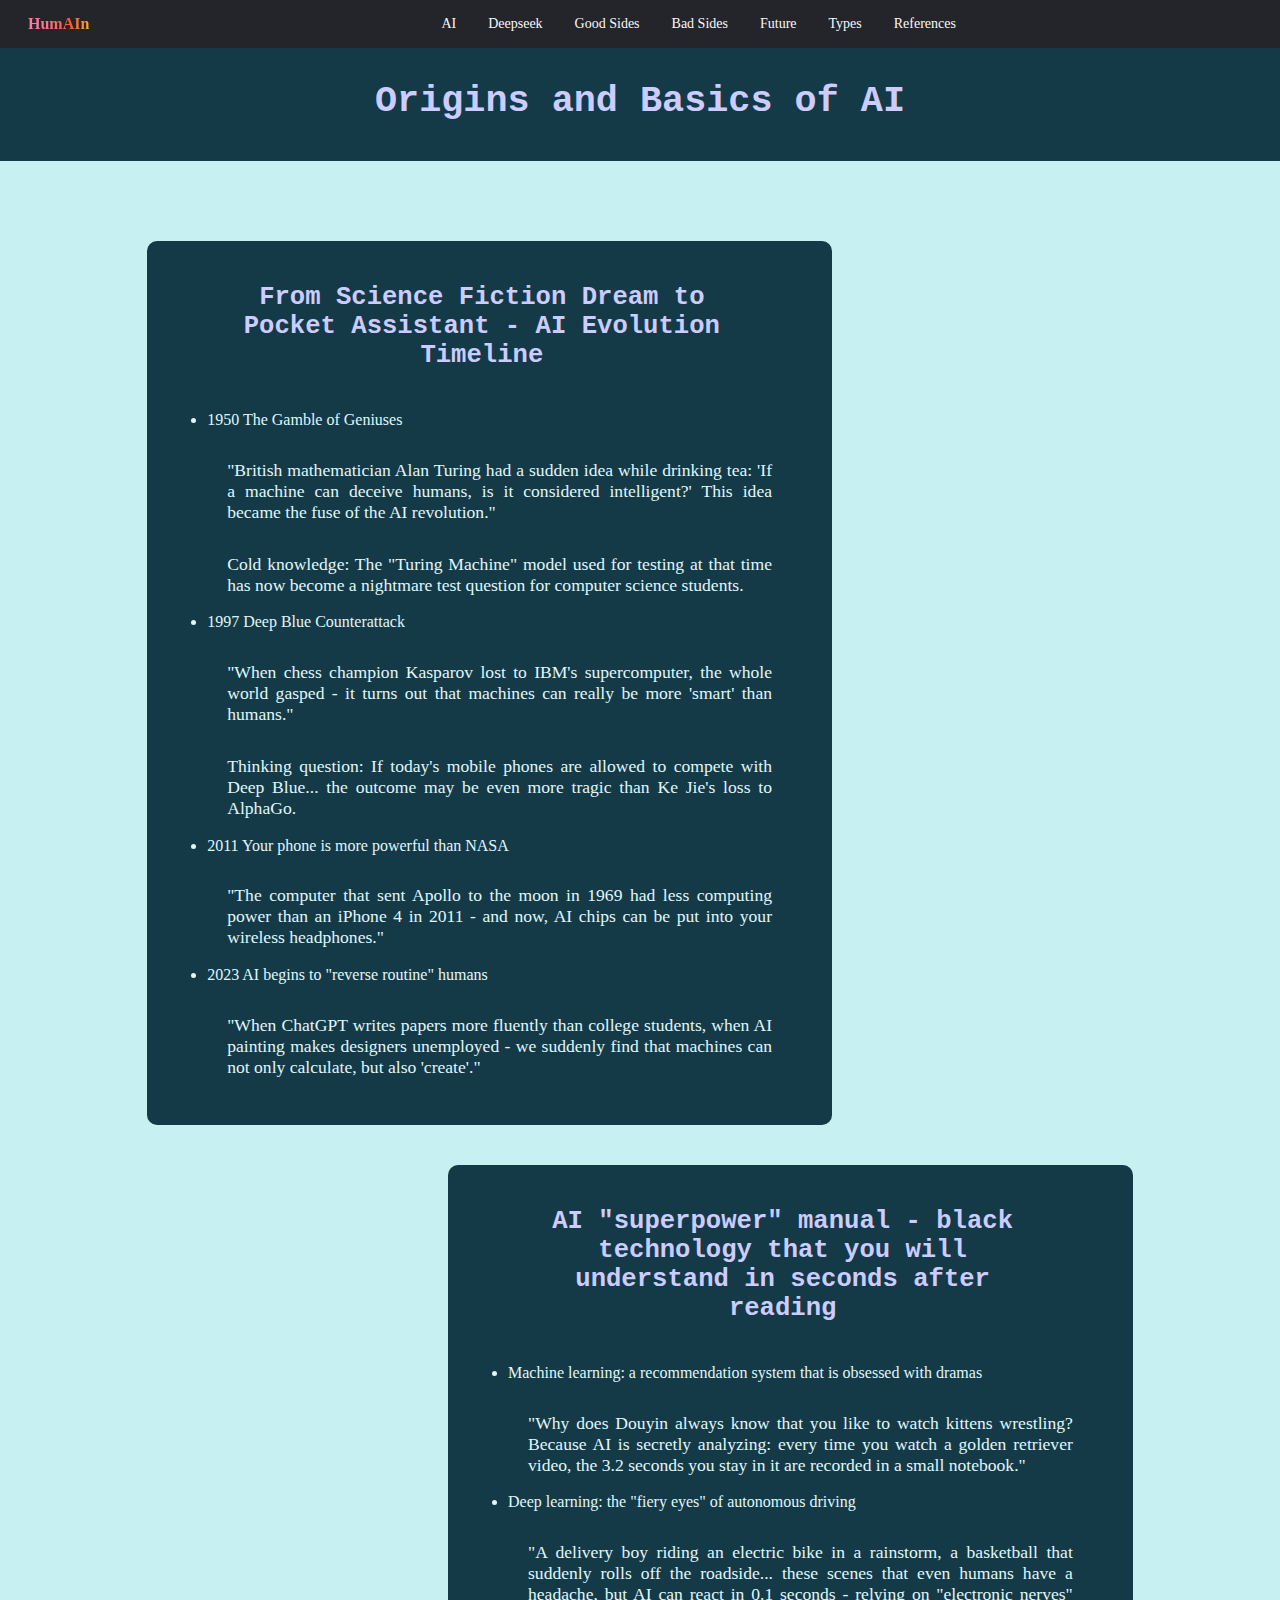
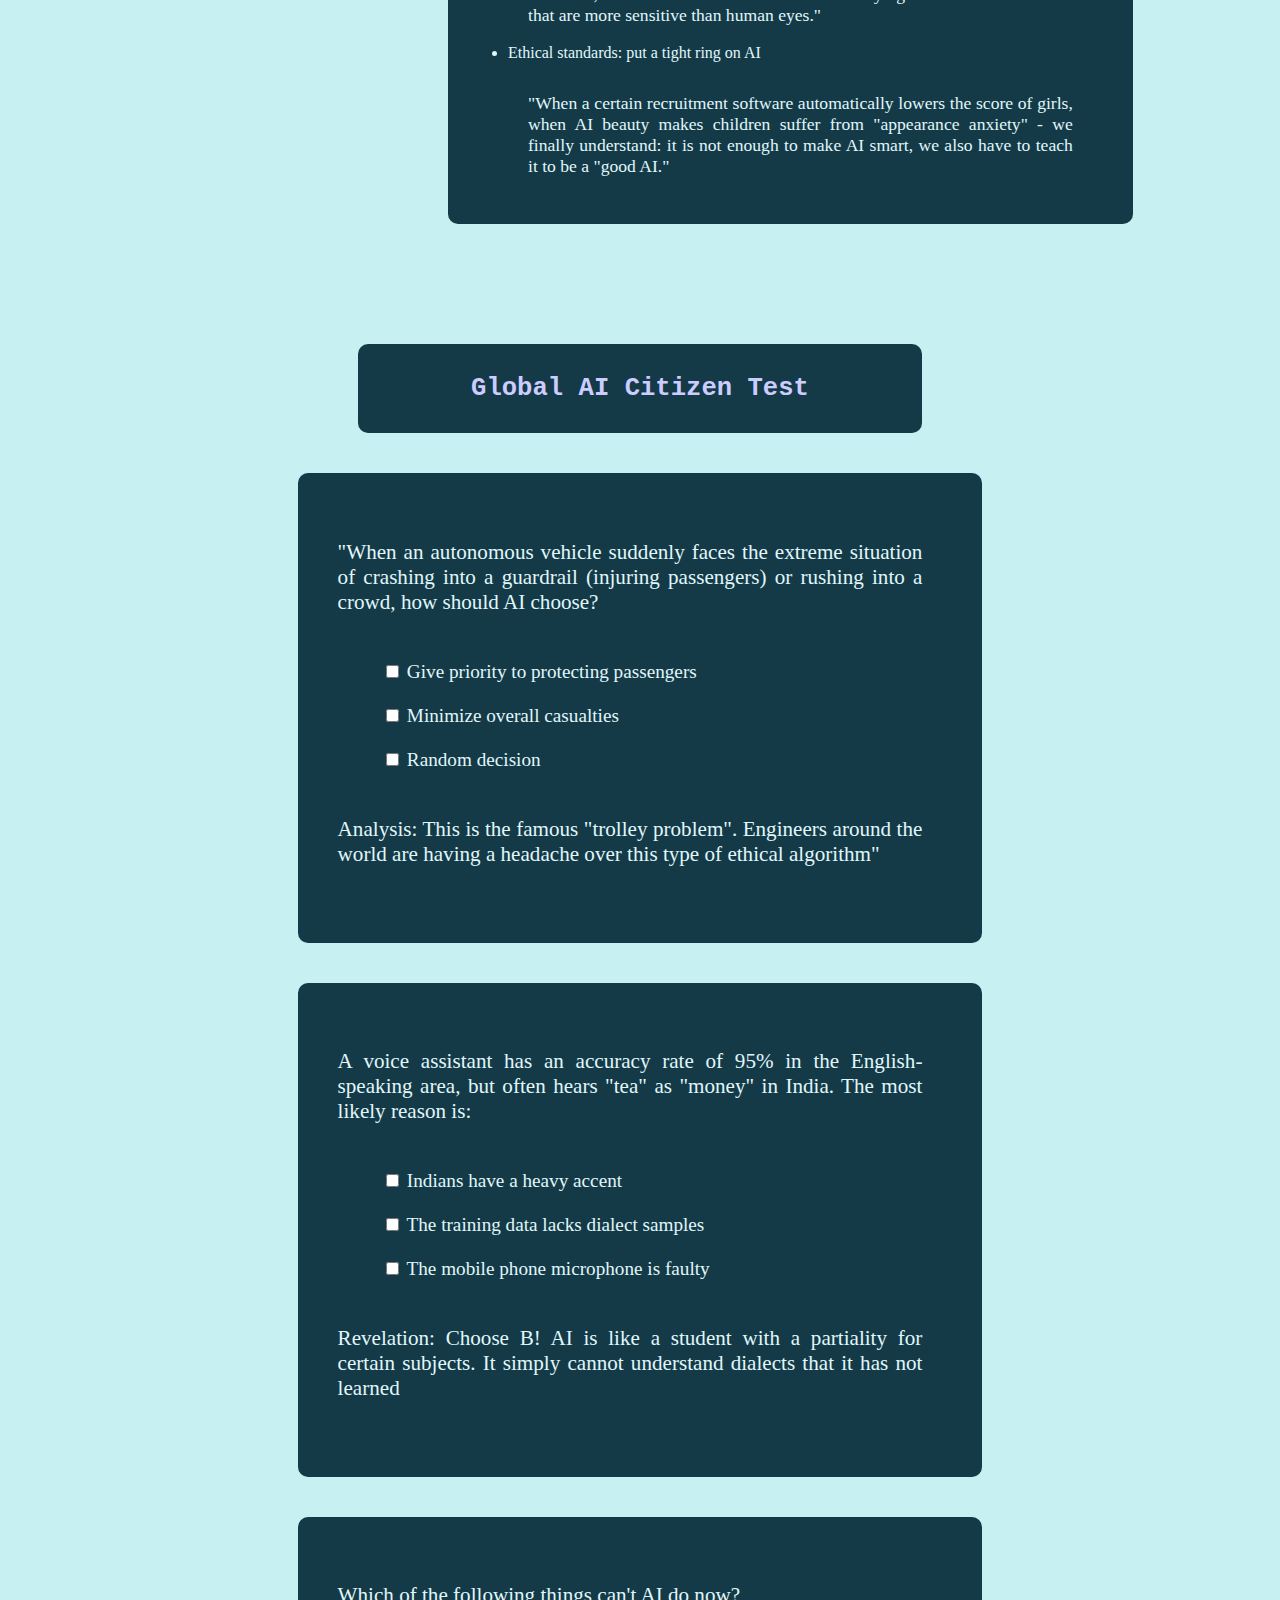
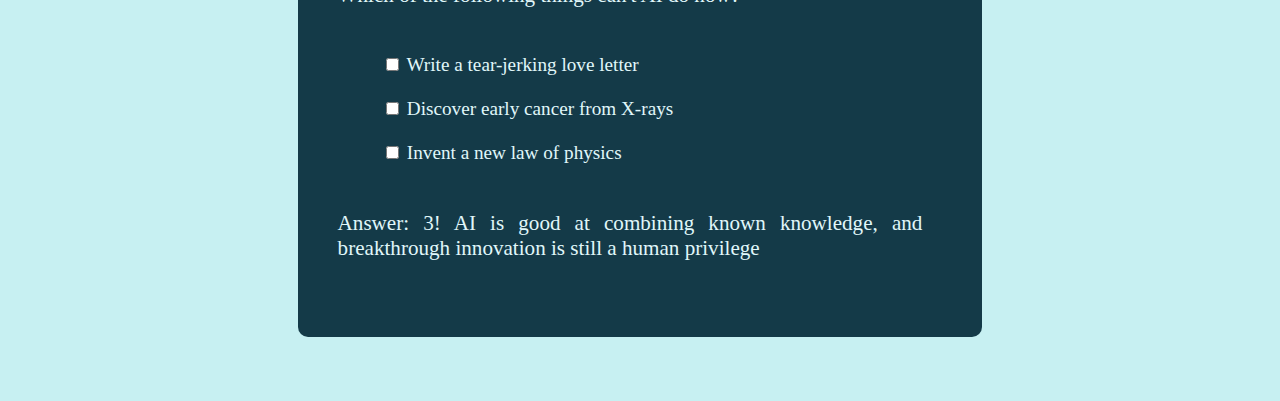
<file: index.html>
<!DOCTYPE html>
<html lang="en">
<head>
    <meta charset="UTF-8">
    <meta name="viewport" content="width=device-width, initial-scale=1.0">
    <title>Wireframe Layout</title>
    <link rel="stylesheet" href="assets/css/style.css">
</head>
<body>
    <div class="header">
        <nav>
            <div class ="logo"><a href="#">HumAIn</a></div>
        <ul>

            <li><a href="index.html">AI</a></li>
            <li><a href="deepseek.html">Deepseek</a></li>
            <li><a href="goodsides.html">Good Sides</a></li>
            <li><a href="badsides.html">Bad Sides</a></li>
            <li><a href="future.html">Future</a></li>
            <li><a href="types.html">Types</a></li>
            <li><a href="references.html">References</a></li>
            
        </ul>
        </nav>
                <h1>Origins and Basics of AI</h1>
        
</div>

    <div class="main-section">
            <div class="L-block">
                <h2>
                    From Science Fiction Dream to Pocket Assistant - AI Evolution Timeline
                </h2>

                <ul>
                    <li>1950 The Gamble of Geniuses</li>

                <p>
                    "British mathematician Alan Turing had a sudden idea while drinking tea: 'If a 
                    machine can deceive humans, is it considered intelligent?' This idea became the fuse of 
                    the AI revolution."
                </p>
                <p>
                    Cold knowledge: The "Turing Machine" model used for testing at that time has now 
                    become a nightmare test question for computer science students.
                </p>

                    <li>1997 Deep Blue Counterattack</li>
                <p>
                    "When chess champion Kasparov lost to IBM's supercomputer, the whole world gasped - 
                    it turns out that machines can really be more 'smart' than humans."
                </p>
                <p>
                    Thinking question: If today's mobile phones are allowed to compete with Deep Blue... 
                    the outcome may be even more tragic than Ke Jie's loss to AlphaGo.
                </p>
                    <li>2011 Your phone is more powerful than NASA</li>
                <p>
                    "The computer that sent Apollo to the moon in 1969 had less computing power than an 
                    iPhone 4 in 2011 - and now, AI chips can be put into your wireless headphones."
                </p>
                    <li>2023 AI begins to "reverse routine" humans</li>
                <p>
                    "When ChatGPT writes papers more fluently than college students, when AI painting makes 
                    designers unemployed - we suddenly find that machines can not only calculate, but also 'create'."
                </p>

                </ul>
            </div>

        <div class="R-block">

            <h2>
                AI "superpower" manual - black technology that you will understand in seconds after reading
            </h2>

            <ul>
                <li>Machine learning: a recommendation system that is obsessed with dramas</li>
            <p>
                "Why does Douyin always know that you like to watch kittens wrestling? Because AI is secretly 
                analyzing: every time you watch a golden retriever video, the 3.2 seconds you stay in it are 
                recorded in a small notebook."
            </p>

                <li>Deep learning: the "fiery eyes" of autonomous driving</li>
            <p>
                "A delivery boy riding an electric bike in a rainstorm, a basketball that suddenly rolls off 
                the roadside... these scenes that even humans have a headache, but AI can react in 0.1 seconds 
                - relying on "electronic nerves" that are more sensitive than human eyes."
            </p>

                <li>Ethical standards: put a tight ring on AI</li>
            <p>
                "When a certain recruitment software automatically lowers the score of girls, when AI beauty makes 
                children suffer from "appearance anxiety" - we finally understand: it is not enough to make AI smart, 
                we also have to teach it to be a "good AI." 
            </p>
            </ul>
        </div>


            <div class="questions">
                <div class="questions-header">
                    <h2>Global AI Citizen Test</h2>
                </div>
                <div class="C-block">
                    <p class="p-w-p">
                        "When an autonomous vehicle suddenly faces the extreme situation of 
                        crashing into a guardrail (injuring passengers) or rushing into a crowd, how 
                        should AI choose?
                    </p>
                    <label>
                        <input type="checkbox" name="option1" value="Q1A"> Give priority to protecting passengers
                    </label>
                        </br>
                        </br>
                    <label>
                        <input type="checkbox" name="option1" value="O1B"> Minimize overall casualties 
                    </label>
                        </br>
                        </br>
                    <label>
                        <input type="checkbox" name="option1" value="O1C"> Random decision
                    </label>
                    <p class="p-w-p">
                        Analysis: This is the famous "trolley problem". Engineers around the world are having a 
                        headache over this type of ethical algorithm"
                    </p>
                </div>
                <div class="C-block">
                    <p class="p-w-p">
                        A voice assistant has an accuracy rate of 95% in the English-speaking area, but often hears 
                        "tea" as "money" in India. The most likely reason is:
                    </p>
                    <label>
                        <input type="checkbox" name="option1" value="Q2A"> Indians have a heavy accent
                    </label>
                        </br>
                        </br>
                    <label>
                        <input type="checkbox" name="option1" value="O2B"> The training data lacks dialect samples
                    </label>
                        </br>
                        </br>
                    <label>
                        <input type="checkbox" name="option1" value="O1C"> The mobile phone microphone is faulty
                    </label>
                    <p class="p-w-p">
                        Revelation: Choose B! AI is like a student with a partiality for certain subjects.
                         It simply cannot understand dialects that it has not learned
                    </p>
                </div>
                <div class="C-block">
                    <p class="p-w-p">
                        Which of the following things can't AI do now?
                    </p>
                    <label>
                        <input type="checkbox" name="option1" value="Q2A"> Write a tear-jerking love letter
                    </label>
                        </br>
                        </br>
                    <label>
                        <input type="checkbox" name="option1" value="O2B"> Discover early cancer from X-rays
                    </label>
                        </br>
                        </br>
                    <label>
                        <input type="checkbox" name="option1" value="O1C"> Invent a new law of physics
                    </label>
                    <p class="p-w-p">
                        Answer: 3! AI is good at combining known knowledge, and breakthrough innovation is 
                        still a human privilege
                    </p>
                </div>
            </div>

    </div>
</body>
</html>
</file>
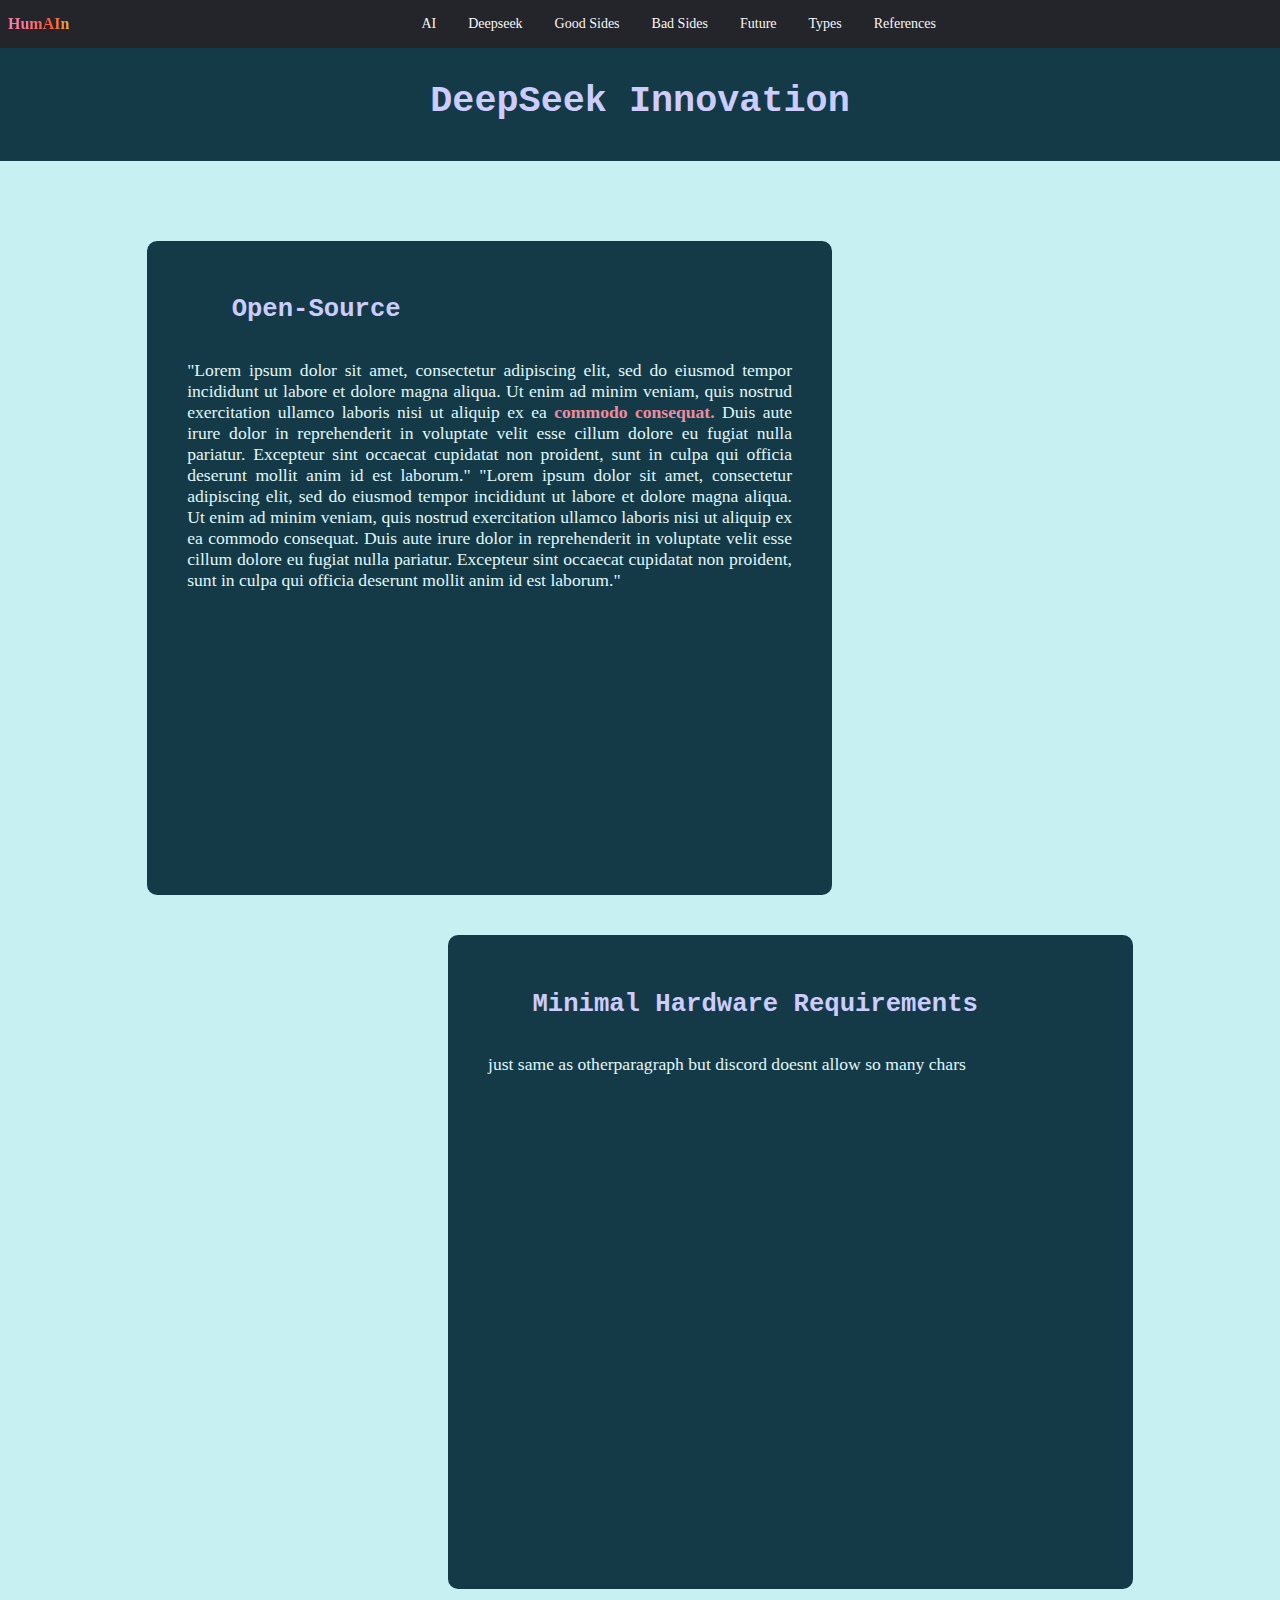
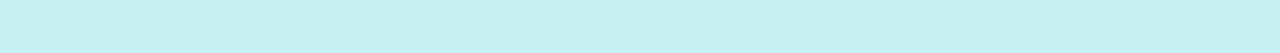
<file: DeepSeek.html>
<!DOCTYPE html>
<html lang="en">
<head>
    <meta charset="UTF-8">
    <meta name="viewport" content="width=device-width, initial-scale=1.0">
    <title>Wireframe Layout</title>
    <link rel="stylesheet" href="assets/css/DS.css">
</head>
<body>
    <div class="header">
        <nav>
            <div class ="logo"><a href="#">HumAIn</a></div>
        <ul>

            <li><a href="index.html">AI</a></li>
            <li><a href="deepseek.html">Deepseek</a></li>
            <li><a href="goodsides.html">Good Sides</a></li>
            <li><a href="badsides.html">Bad Sides</a></li>
            <li><a href="future.html">Future</a></li>
            <li><a href="types.html">Types</a></li>
            <li><a href="references.html">References</a></li>
            
        </ul>
        </nav>

        
        <h1>DeepSeek Innovation</h1>
    </div>

    <div class="main-section">
        
        <div class="L-block">
            <h2>
                Open-Source
            </h2>
            <p>
                "Lorem ipsum dolor sit amet, consectetur adipiscing elit, sed do eiusmod tempor incididunt 
                ut labore et dolore magna aliqua. Ut enim ad minim veniam, quis nostrud exercitation ullamco 
                laboris nisi ut aliquip ex ea <span class="highlight">commodo consequat.</span> 
                Duis aute irure dolor in reprehenderit in voluptate velit esse cillum dolore eu fugiat nulla pariatur. 
                Excepteur sint occaecat cupidatat non proident, sunt in culpa qui officia deserunt mollit anim id est laborum."
                "Lorem ipsum dolor sit amet, consectetur adipiscing elit, sed do eiusmod tempor incididunt 
                ut labore et dolore magna aliqua. Ut enim ad minim veniam, quis nostrud exercitation ullamco 
                laboris nisi ut aliquip ex ea commodo consequat. Duis aute irure dolor in reprehenderit in 
                voluptate velit esse cillum dolore eu fugiat nulla pariatur. Excepteur sint occaecat cupidatat 
                non proident, sunt in culpa qui officia deserunt mollit anim id est laborum."
            </p>
        </div>
        <div class="R-block">
            <h2>
                Minimal Hardware Requirements
            </h2>
            <p>
just same as otherparagraph but discord doesnt allow so many chars
            </p>
        </div>
    </div>
</body>
</html>
</file>
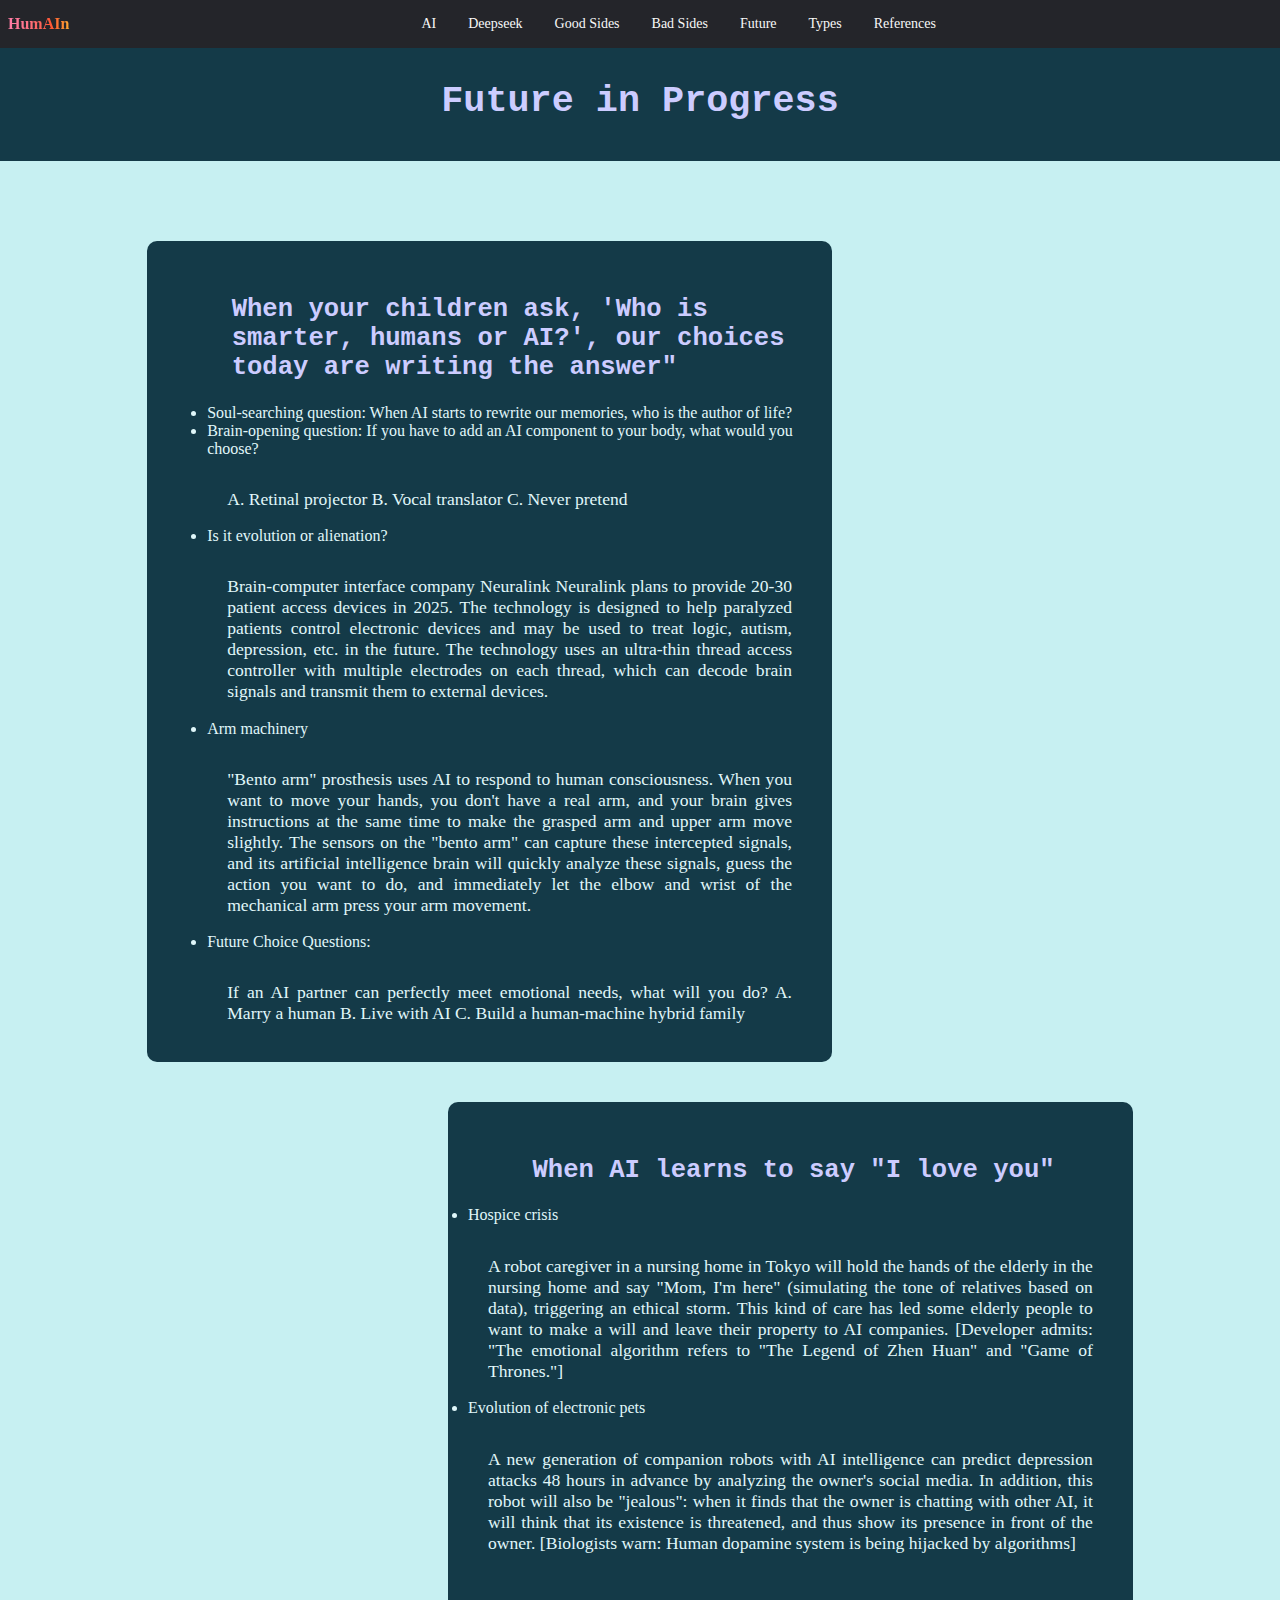
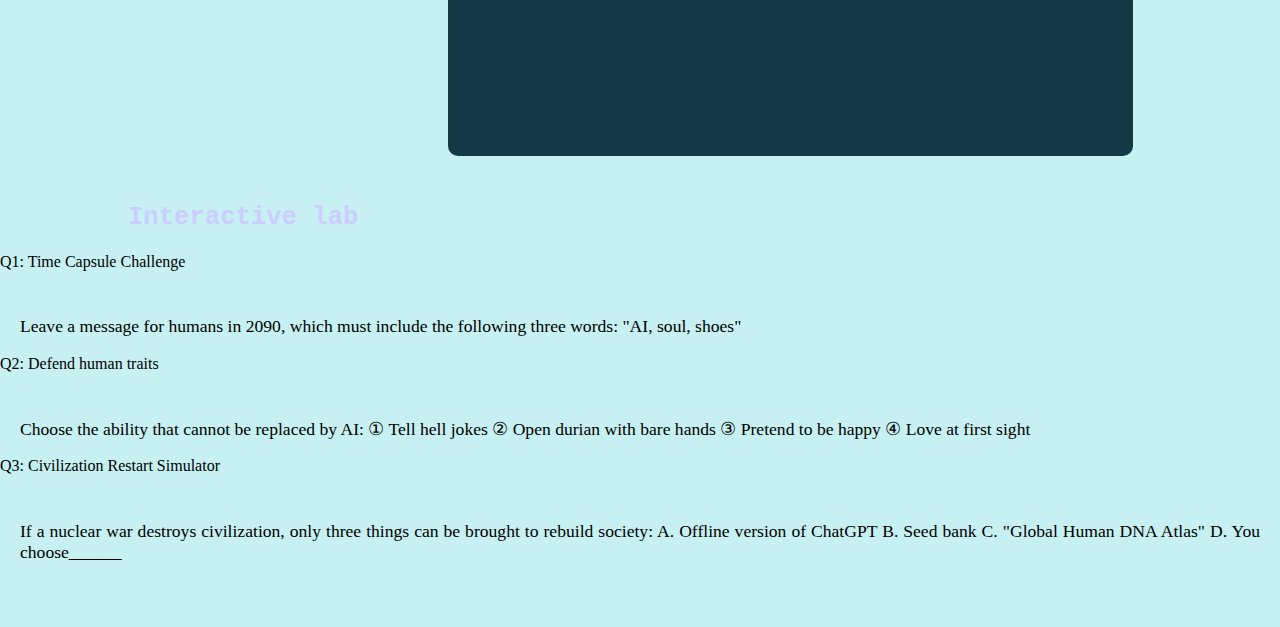
<file: future.html>
<!DOCTYPE html>
<html lang="en">
<head>
    <meta charset="UTF-8">
    <meta name="viewport" content="width=device-width, initial-scale=1.0">
    <title>Future</title>
    <link rel="stylesheet" href="assets/css/DS.css">
</head>
<body>
    <div class="header">
        <nav>
            <div class ="logo"><a href="#">HumAIn</a></div>
        <ul>

            <li><a href="index.html">AI</a></li>
            <li><a href="deepseek.html">Deepseek</a></li>
            <li><a href="goodsides.html">Good Sides</a></li>
            <li><a href="badsides.html">Bad Sides</a></li>
            <li><a href="future.html">Future</a></li>
            <li><a href="types.html">Types</a></li>
            <li><a href="references.html">References</a></li>
            
        </ul>
        </nav>

        
        <h1>Future in Progress</h1>
    </div>

    <div class="main-section">
        
        <div class="L-block">
            <h2>
                When your children ask, 'Who is smarter, humans or AI?', our choices today are writing the answer"
            </h2>
            <ul>
            
                <li>Soul-searching question: When AI starts to rewrite our memories, who is the author of life?</li>

                <li>Brain-opening question: If you have to add an AI component to your body, what would you choose?</li>
            <p>
                A. Retinal projector B. Vocal translator C. Never pretend
            </p>

                <li>Is it evolution or alienation?</li>
                <p>
                    Brain-computer interface company Neuralink
                Neuralink plans to provide 20-30 patient access devices in 2025. The technology is designed to help paralyzed patients control electronic devices and may be used to treat logic, autism, depression, etc. in the future. The technology uses an ultra-thin thread access controller with multiple electrodes on each thread, which can decode brain signals and transmit them to external devices.
                </p>

                <li>Arm machinery</li>
                <p>
                    "Bento arm" prosthesis uses AI to respond to human consciousness. When you want to move your hands, you don't have a real arm, and your brain gives instructions at the same time to make the grasped arm and upper arm move slightly. The sensors on the "bento arm" can capture these intercepted signals, and its artificial intelligence brain will quickly analyze these signals, guess the action you want to do, and immediately let the elbow and wrist of the mechanical arm press your arm movement.
                </p>

                <li>Future Choice Questions:</li>
                <p>
                    If an AI partner can perfectly meet emotional needs, what will you do?
                A. Marry a human B. Live with AI C. Build a human-machine hybrid family
                </p>
        </ul>
        </div>
        <div class="R-block">
            <h2>
                When AI learns to say "I love you"
            </h2>
                <li>Hospice crisis</li>
                    <p>
                        A robot caregiver in a nursing home in Tokyo will hold the hands of the elderly in the nursing home and say "Mom, I'm here" (simulating the tone of relatives based on data), triggering an ethical storm. This kind of care has led some elderly people to want to make a will and leave their property to AI companies.
                        [Developer admits: "The emotional algorithm refers to "The Legend of Zhen Huan" and "Game of Thrones."]
                    </p>
    
                <li>Evolution of electronic pets</li>
                    <p>
                        A new generation of companion robots with AI intelligence can predict depression attacks 48 hours in advance by analyzing the owner's social media. In addition, this robot will also be "jealous": when it finds that the owner is chatting with other AI, it will think that its existence is threatened, and thus show its presence in front of the owner.
                        [Biologists warn: Human dopamine system is being hijacked by algorithms]
                    </p>
        </div>  
        <div class=""L-block>
            <h2>
                Interactive lab
            </h2>
            <li>Q1: Time Capsule Challenge</li>
            <p>
                Leave a message for humans in 2090, which must include the following three words:
                "AI, soul, shoes"

            </p>
            <li>Q2: Defend human traits</li>
            <p>
                Choose the ability that cannot be replaced by AI:
                ① Tell hell jokes ② Open durian with bare hands ③ Pretend to be happy ④ Love at first sight

            </p>
            <li>Q3: Civilization Restart Simulator</li>
            <p>
                If a nuclear war destroys civilization, only three things can be brought to rebuild society:
                A. Offline version of ChatGPT B. Seed bank C. "Global Human DNA Atlas" D. You choose______
            </p>
        </div>
    </div>
</body>
</html>
</file>
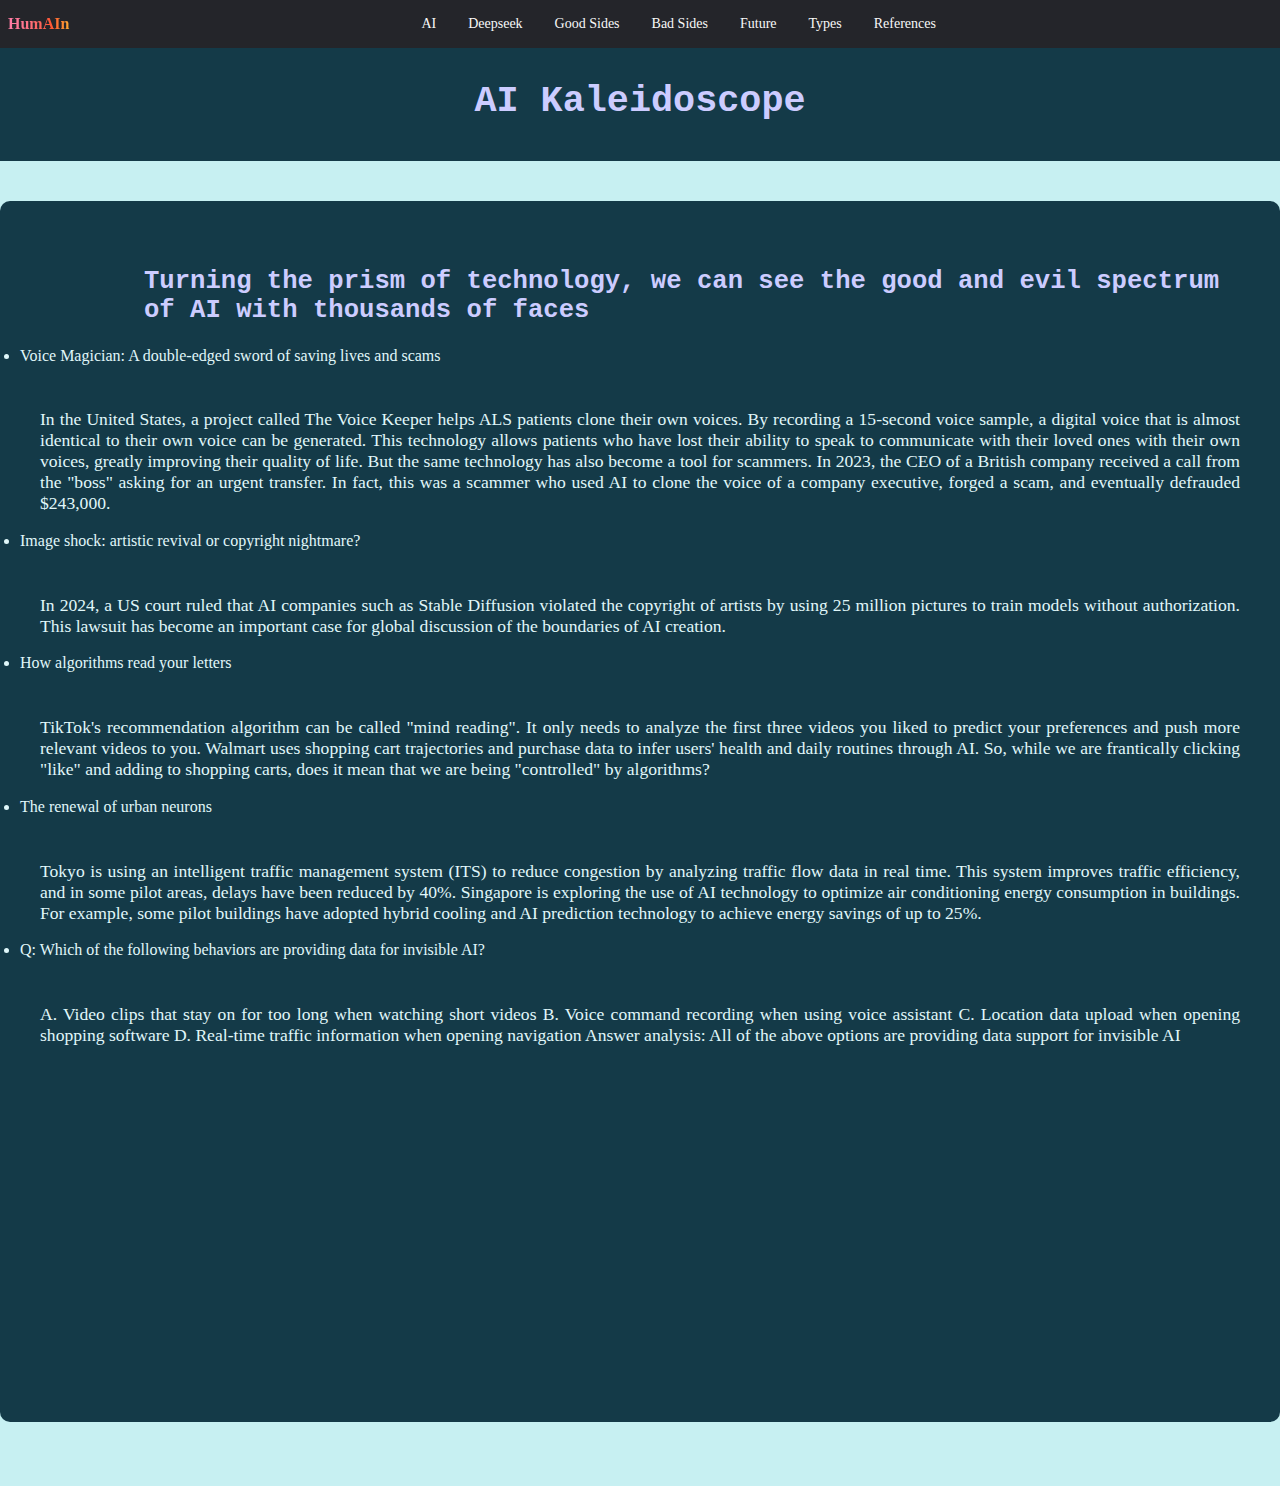
<file: types.html>
<!DOCTYPE html>
<html lang="en">
<head>
    <meta charset="UTF-8">
    <meta name="viewport" content="width=device-width, initial-scale=1.0">
    <title>Wireframe Layout</title>
    <link rel="stylesheet" href="assets/css/ref.css">
</head>
<body>
    <div class="header">
        <nav>
            <div class ="logo"><a href="#">HumAIn</a></div>
        <ul>

            <li><a href="index.html">AI</a></li>
            <li><a href="deepseek.html">Deepseek</a></li>
            <li><a href="goodsides.html">Good Sides</a></li>
            <li><a href="badsides.html">Bad Sides</a></li>
            <li><a href="future.html">Future</a></li>
            <li><a href="types.html">Types</a></li>
            <li><a href="references.html">References</a></li>
            
        </ul>
        </nav>

        
        <h1>AI Kaleidoscope</h1>
    </div>

    <div class="main-section">
        
        <div class="M-block">
            <h2>
                Turning the prism of technology, we can see the good and evil spectrum of AI with thousands of faces
            </h2>
            
            <li>Voice Magician: A double-edged sword of saving lives and scams</li>
            <p>

            In the United States, a project called The Voice Keeper helps ALS patients clone their own voices. By recording a 15-second voice sample, a digital voice that is almost identical to their own voice can be generated. This technology allows patients who have lost their ability to speak to communicate with their loved ones with their own voices, greatly improving their quality of life.
            
            But the same technology has also become a tool for scammers. In 2023, the CEO of a British company received a call from the "boss" asking for an urgent transfer. In fact, this was a scammer who used AI to clone the voice of a company executive, forged a scam, and eventually defrauded $243,000.
            </p>
            
            <li>Image shock: artistic revival or copyright nightmare?</li>
            <p>
                In 2024, a US court ruled that AI companies such as Stable Diffusion violated the copyright of artists by using 25 million pictures to train models without authorization. This lawsuit has become an important case for global discussion of the boundaries of AI creation.
            </p>

            <li>How algorithms read your letters</li>
            <p>
                TikTok's recommendation algorithm can be called "mind reading". It only needs to analyze the first three videos you liked to predict your preferences and push more relevant videos to you. Walmart uses shopping cart trajectories and purchase data to infer users' health and daily routines through AI. So, while we are frantically clicking "like" and adding to shopping carts, does it mean that we are being "controlled" by algorithms?
            </p>

            <li>The renewal of urban neurons</li>
            <p>
                Tokyo is using an intelligent traffic management system (ITS) to reduce congestion by analyzing traffic flow data in real time. This system improves traffic efficiency, and in some pilot areas, delays have been reduced by 40%. Singapore is exploring the use of AI technology to optimize air conditioning energy consumption in buildings. For example, some pilot buildings have adopted hybrid cooling and AI prediction technology to achieve energy savings of up to 25%.
            </p>
            
            <li>Q: Which of the following behaviors are providing data for invisible AI?</li>
            <p>
                A. Video clips that stay on for too long when watching short videos
                B. Voice command recording when using voice assistant
                C. Location data upload when opening shopping software
                D. Real-time traffic information when opening navigation
                Answer analysis: All of the above options are providing data support for invisible AI
            </p>
        </div>
    </div>
</body>
</html>
</file>
<file: assets/css/style.css>
body {
    margin: 0;
    margin-bottom: 5%;
    font-family: Georgia, 'Times New Roman', Times, serif;
    background-color: #C7F0F2;
}

.header {
    background-color: #143A48;
    padding: 15px;
    text-align: center;
}

h1 {
    color: #CCCCFF;
    font-size: 230%;
}

h2 {
    color: #CCCCFF;
    font-size: 160%;
    padding-left: 10%;
    padding-top: 0px;
    padding-bottom: 20px;
    margin-right: 80px;
    text-align: center;
}

h1, h2 {
    font-family: 'Courier New', Courier, monospace;
}

.nav-bar {
    background-color: transparent;
    padding: 10px;
    text-align: center;
    color: #143A48;
}

.L-block{
    margin: 40px 35% 0% 11.5%;
}

.R-block {
    margin: 40px 11.5% 0% 35%;
}


.L-block, .R-block{
    background-color: #143A48;
    color: #E0F7FA;
    padding: 20px;
    border-radius: 10px;
    aspect-ratio: 1.618;
    padding-bottom: 30px;
}

p{
    padding: 2.2% 40px 0px 20px;
    text-align: justify;
    font-size: 110%;
}

.highlight {
    color: #EF8B9D;
    font-weight: 600;
}

nav {
    background-color: #24252a;
    padding: 10px 20px; 
    width: 100vw;
    position: fixed;
    top: 0;
    left: 0;
    z-index: 1000;
    display: flex;
    align-items: center;
    justify-content: space-between; 
}

.logo a {
    border-radius: 10px;
    font-size: 16px;
    font-weight: bold;
    text-decoration: none;
    display: inline-block;
    background: linear-gradient(90deg, #ff7eb3, #ff758c, #ff5733, #ffcc33);
    background-clip: text;
    -webkit-background-clip: text;
    -webkit-text-fill-color: transparent;
    color: transparent;
    position: relative;
    transition: transform 0.4s ease-in-out, box-shadow 0.4s ease-in-out !important;
}

.logo a:hover {
    transform: scale(1.08) !important;
    box-shadow: 0 0 5px #ffcc33, 0 0 10px #ff5733, 0 0 15px #ff758c !important;
    border-radius: 10px !important;
}



nav ul {
    list-style: none;
    display: flex;
    justify-content: center;
    flex-grow: 1; 
    padding: 0;
    margin: 0;
}

nav li {
    margin: 0 8px;
}

nav a {
    text-decoration: none;
    color: #F8F8F8;
    font-size: 14px;
    padding: 5px 8px;
    display: inline-block;
    border-radius: 3px;
    transition: transform 0.4s ease-in-out, box-shadow 0.4s ease-in-out, background-color 0.4s ease-in-out;
}

nav a:hover {

    transform: scale(1.08);
    box-shadow: 0 0 0 2px #00D4FF;
}
.main-section,h1 {
    padding-top: 40px;
}

.questions h2{
    color: #CCCCFF;
    background-color: #143A48;
    margin-top: 120px;
    margin-right: 28%;
    margin-left: 28%;
    padding: 0px;
    padding-top: 30px;
    padding-bottom: 30px;
    border-radius: 10px;

}
label{
    padding-left: 10%;
}

.p-w-p{
    padding-bottom: 25px;
    padding-top: 25px;
}


.C-block {
    background-color: #143A48;
    color: #E0F7FA;
    padding: 20px;
    border-radius: 10px;
    padding-bottom: 30px;
    margin: 40px 23.25% 0% 23.25%;
    font-size: 120%;
    height: auto;
}
</file>
<file: assets/css/DS.css>
body {
    margin: 0;
    margin-bottom: 5%;
    font-family: Georgia, 'Times New Roman', Times, serif;
    background-color: #C7F0F2;
}

.header {
    background-color: #143A48;
    padding: 15px;
    text-align: center;
}

h1 {
    color: #CCCCFF;
    font-size: 230%;
}

h2 {
    color: #CCCCFF;
    font-size: 160%;
    padding-left: 10%;
    padding-top: 2%;
}

h1, h2 {
    font-family: 'Courier New', Courier, monospace;
}

.nav-bar {
    background-color: transparent;
    padding: 10px;
    text-align: center;
    color: #143A48;
}

.L-block{
    margin: 40px 35% 0% 11.5%;
}

.R-block {
    margin: 40px 11.5% 0% 35%;
}

.L-block, .R-block {
    background-color: #143A48;
    color: #E0F7FA;
    padding: 20px;
    border-radius: 10px;
    aspect-ratio: 1.05;
}

p{
    padding: 2.2% 20px 0px 20px;
    text-align: justify;
    font-size: 110%;
}

.highlight {
    color: #EF8B9D;
    font-weight: 600;
}

nav {
    background-color: #24252a;
    padding: 10px 0px; 
    width: 100vw;
    position: fixed;
    top: 0;
    left: 0;
    z-index: 1000;
    display: flex;
    align-items: center;
    justify-content: space-between; 
}

.logo a {
    border-radius: 10px;
    font-size: 16px;
    font-weight: bold;
    text-decoration: none;
    display: inline-block;
    background: linear-gradient(90deg, #ff7eb3, #ff758c, #ff5733, #ffcc33);
    background-clip: text;
    -webkit-background-clip: text;
    -webkit-text-fill-color: transparent;
    color: transparent;
    position: relative;
    transition: transform 0.4s ease-in-out, box-shadow 0.4s ease-in-out !important;
}

.logo a:hover {
    transform: scale(1.08) !important;
    box-shadow: 0 0 5px #ffcc33, 0 0 10px #ff5733, 0 0 15px #ff758c !important;
    border-radius: 10px !important;
}



nav ul {
    list-style: none;
    display: flex;
    justify-content: center;
    flex-grow: 1; 
    padding: 0;
    margin: 0;
}

nav li {
    margin: 0 8px;
}

nav a {
    text-decoration: none;
    color: #F8F8F8;
    font-size: 14px;
    padding: 5px 8px;
    display: inline-block;
    border-radius: 3px;
    transition: transform 0.4s ease-in-out, box-shadow 0.4s ease-in-out, background-color 0.4s ease-in-out;
}

nav a:hover {

    transform: scale(1.08);
    box-shadow: 0 0 0 2px #00D4FF;
}
.main-section,h1 {
    padding-top: 40px;
}
</file>
<file: assets/css/ref.css>
body {
    margin: 0;
    margin-bottom: 5%;
    font-family: Georgia, 'Times New Roman', Times, serif;
    background-color: #C7F0F2;
}

.header {
    background-color: #143A48;
    padding: 15px;
    text-align: center;
}

h1 {
    color: #CCCCFF;
    font-size: 230%;
}

h2 {
    color: #CCCCFF;
    font-size: 160%;
    padding-left: 10%;
    padding-top: 2%;
}

h1, h2 {
    font-family: 'Courier New', Courier, monospace;
}

.nav-bar {
    background-color: transparent;
    padding: 10px;
    text-align: center;
    color: #143A48;
}

.M-block{
    margin:auto;
}

.M-block {
    background-color: #143A48;
    color: #E0F7FA;
    padding: 20px;
    border-radius: 10px;
    aspect-ratio: 1.05;
}

p{
    padding: 2.2% 20px 0px 20px;
    text-align: justify;
    font-size: 110%;
}

.highlight {
    color: #EF8B9D;
    font-weight: 600;
}

nav {
    background-color: #24252a;
    padding: 10px 0px; 
    width: 100vw;
    position: fixed;
    top: 0;
    left: 0;
    z-index: 1000;
    display: flex;
    align-items: center;
    justify-content: space-between; 
}

.logo a {
    border-radius: 10px;
    font-size: 16px;
    font-weight: bold;
    text-decoration: none;
    display: inline-block;
    background: linear-gradient(90deg, #ff7eb3, #ff758c, #ff5733, #ffcc33);
    background-clip: text;
    -webkit-background-clip: text;
    -webkit-text-fill-color: transparent;
    color: transparent;
    position: relative;
    transition: transform 0.4s ease-in-out, box-shadow 0.4s ease-in-out !important;
}

.logo a:hover {
    transform: scale(1.08) !important;
    box-shadow: 0 0 5px #ffcc33, 0 0 10px #ff5733, 0 0 15px #ff758c !important;
    border-radius: 10px !important;
}



nav ul {
    list-style: none;
    display: flex;
    justify-content: center;
    flex-grow: 1; 
    padding: 0;
    margin: 0;
}

nav li {
    margin: 0 8px;
}

nav a {
    text-decoration: none;
    color: #F8F8F8;
    font-size: 14px;
    padding: 5px 8px;
    display: inline-block;
    border-radius: 3px;
    transition: transform 0.4s ease-in-out, box-shadow 0.4s ease-in-out, background-color 0.4s ease-in-out;
}

nav a:hover {

    transform: scale(1.08);
    box-shadow: 0 0 0 2px #00D4FF;
}
.main-section,h1 {
    padding-top: 40px;
}
</file>
